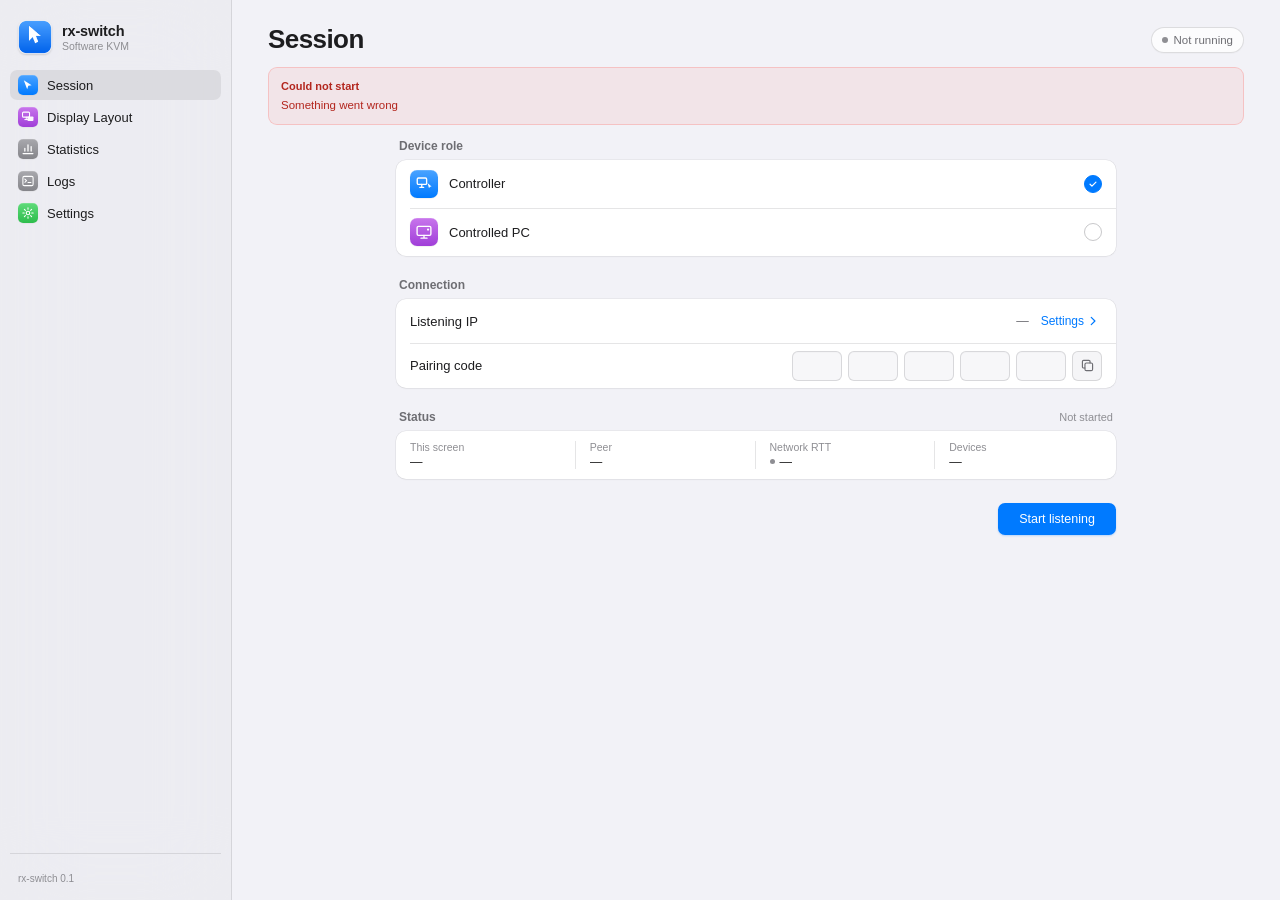
<file: ui/index.html>
<!doctype html>
<html lang="en">
<head>
  <meta charset="utf-8" />
  <meta name="viewport" content="width=device-width, initial-scale=1" />
  <title>rx-switch</title>
  <link rel="stylesheet" href="app.css" />
</head>
<body>
  <div class="app">
    <aside class="sidebar">
      <div class="sidebar-brand">
        <img class="app-icon" src="app-icon.png" alt="" />
        <div class="brand-copy">
          <strong>rx-switch</strong>
          <span data-i18n="app.taglineShort">Software KVM</span>
        </div>
      </div>

      <nav class="sidebar-nav" aria-label="Main navigation" data-i18n-aria-label="nav.label">
        <button class="nav-item active" type="button" data-page-target="session">
          <span class="nav-icon nav-blue" aria-hidden="true">
            <svg viewBox="0 0 20 20" fill="none"><path d="M4 3.2l11.2 7.1-4.8.9-1.6 4.8L4 3.2z" fill="currentColor"/></svg>
          </span>
          <span data-i18n="nav.session">Session</span>
        </button>
        <button class="nav-item" type="button" data-page-target="layout">
          <span class="nav-icon nav-purple" aria-hidden="true">
            <svg viewBox="0 0 20 20" fill="none"><rect x="2.2" y="3" width="10" height="7.2" rx="1.4" stroke="currentColor" stroke-width="1.5"/><rect x="9.2" y="9.2" width="8.6" height="6.4" rx="1.3" fill="currentColor" opacity=".95"/><path d="M5.5 13.7h4M7.5 10.2v3.5" stroke="currentColor" stroke-width="1.4" stroke-linecap="round"/></svg>
          </span>
          <span data-i18n="nav.layout">Display Layout</span>
        </button>
        <button class="nav-item" type="button" data-page-target="stats">
          <span class="nav-icon nav-gray" aria-hidden="true">
            <svg viewBox="0 0 20 20" fill="none"><path d="M3 16.5h14M5.5 13V9M10 13V4M14.5 13V6.5" stroke="currentColor" stroke-width="1.8" stroke-linecap="round"/></svg>
          </span>
          <span data-i18n="nav.stats">Statistics</span>
        </button>
        <button class="nav-item" type="button" data-page-target="logs">
          <span class="nav-icon nav-gray" aria-hidden="true">
            <svg viewBox="0 0 20 20" fill="none"><rect x="2.7" y="3.4" width="14.6" height="13.2" rx="2" stroke="currentColor" stroke-width="1.5"/><path d="M5.5 7.2l2.4 2.3-2.4 2.3M10 12h4.2" stroke="currentColor" stroke-width="1.5" stroke-linecap="round" stroke-linejoin="round"/></svg>
          </span>
          <span data-i18n="nav.logs">Logs</span>
        </button>
        <button class="nav-item" type="button" data-page-target="settings">
          <span class="nav-icon nav-green" aria-hidden="true">
            <svg viewBox="0 0 20 20" fill="none"><circle cx="10" cy="10" r="2.5" stroke="currentColor" stroke-width="1.6"/><path d="M10 2.6v2.1M10 15.3v2.1M2.6 10h2.1M15.3 10h2.1M4.8 4.8l1.5 1.5M13.7 13.7l1.5 1.5M15.2 4.8l-1.5 1.5M6.3 13.7l-1.5 1.5" stroke="currentColor" stroke-width="1.5" stroke-linecap="round"/></svg>
          </span>
          <span data-i18n="nav.settings">Settings</span>
        </button>
      </nav>

      <div class="sidebar-footer">
        <div class="sidebar-version">rx-switch 0.1</div>
      </div>
    </aside>

    <main class="content">
      <header class="content-header">
        <div class="title-block">
          <h1 id="pageTitle" data-i18n="page.session.title">Session</h1>
        </div>
        <div class="header-actions">
          <div id="statusPill" class="status-pill status-idle" role="status" aria-live="polite">
            <span class="dot"></span>
            <span id="statusText" data-i18n="status.notRunning">Not running</span>
          </div>
          <button id="stopBtn" class="button secondary small" type="button" data-i18n="common.stop" hidden>Stop</button>
        </div>
      </header>

      <div id="errorBanner" class="error-banner" hidden>
        <strong data-i18n="error.title">Could not start</strong>
        <span id="errorText"></span>
      </div>

      <div id="permissionCard" class="permission-card" hidden>
        <div>
          <strong data-i18n="permission.title">macOS permissions required</strong>
          <p data-i18n="permission.text">Allow rx-switch in Accessibility. Permission status updates automatically.</p>
        </div>
        <div class="permission-actions">
          <button id="permissionBtn" type="button" class="button secondary small" data-i18n="permission.open">Open System Settings</button>
        </div>
      </div>

      <div class="page-scroll">
        <section class="page active" data-page="session">

          <form id="configForm" autocomplete="off">
            <div class="group">
              <div class="group-header"><h2 data-i18n="roles.group">Device role</h2></div>
              <div class="group-card">
                <button class="role-option choice-row active" type="button" data-role="controller" role="radio" aria-checked="true">
                  <span class="choice-icon blue" aria-hidden="true">
                    <svg viewBox="0 0 24 24" fill="none"><rect x="3" y="4" width="12.5" height="8.5" rx="1.6" stroke="currentColor" stroke-width="1.8"/><path d="M6.5 16.5h5M9 12.5v4" stroke="currentColor" stroke-width="1.8" stroke-linecap="round"/><path d="M16.7 10.8l2 7 1.2-2.1 2.2-.4-5.4-4.5z" fill="currentColor"/></svg>
                  </span>
                  <span class="choice-copy">
                    <strong data-i18n="role.controller">Controller</strong>
                  </span>
                  <span class="choice-check" aria-hidden="true">
                    <svg viewBox="0 0 16 16" fill="none"><path d="M3.3 8.4l3 3 6.4-6.5" stroke="currentColor" stroke-width="1.9" stroke-linecap="round" stroke-linejoin="round"/></svg>
                  </span>
                </button>
                <div class="separator"></div>
                <button class="role-option choice-row" type="button" data-role="agent" role="radio" aria-checked="false">
                  <span class="choice-icon purple" aria-hidden="true">
                    <svg viewBox="0 0 24 24" fill="none"><rect x="2.8" y="4.5" width="18.4" height="12" rx="1.9" stroke="currentColor" stroke-width="1.8"/><path d="M8 20.2h8M12 16.5v3.7" stroke="currentColor" stroke-width="1.8" stroke-linecap="round"/><circle cx="17.4" cy="8.7" r="1.5" fill="currentColor"/></svg>
                  </span>
                  <span class="choice-copy">
                    <strong data-i18n="role.agent">Controlled PC</strong>
                  </span>
                  <span class="choice-check" aria-hidden="true">
                    <svg viewBox="0 0 16 16" fill="none"><path d="M3.3 8.4l3 3 6.4-6.5" stroke="currentColor" stroke-width="1.9" stroke-linecap="round" stroke-linejoin="round"/></svg>
                  </span>
                </button>
              </div>
            </div>

            <div class="group">
              <div class="group-header"><h2 data-i18n="connection.group">Connection</h2></div>
              <div class="group-card">
                <div id="controllerFields" hidden>
                  <div class="setting-row">
                    <span data-i18n="connection.localIp">Listening IP</span>
                    <span class="row-value">
                      <span class="value" id="selectedIp">—</span>
                      <button id="openNetworkSettings" type="button" class="link-button">
                        <span data-i18n="connection.settings">Settings</span>
                        <svg viewBox="0 0 16 16" fill="none" aria-hidden="true"><path d="M6 3.8L10.2 8 6 12.2" stroke="currentColor" stroke-width="1.4" stroke-linecap="round" stroke-linejoin="round"/></svg>
                      </button>
                    </span>
                  </div>
                  <div class="separator"></div>
                </div>

                <div class="setting-row passcode-row">
                  <label for="passcode" data-i18n="connection.passcode">Pairing code</label>
                  <div class="input-with-actions">
                    <div id="pairingCells" class="code-cells" role="group" data-i18n-aria-label="connection.passcode">
                      <input class="code-cell" type="text" maxlength="4" inputmode="text" autocomplete="off" autocapitalize="characters" spellcheck="false" aria-label="1" />
                      <input class="code-cell" type="text" maxlength="4" inputmode="text" autocomplete="off" autocapitalize="characters" spellcheck="false" aria-label="2" />
                      <input class="code-cell" type="text" maxlength="4" inputmode="text" autocomplete="off" autocapitalize="characters" spellcheck="false" aria-label="3" />
                      <input class="code-cell" type="text" maxlength="4" inputmode="text" autocomplete="off" autocapitalize="characters" spellcheck="false" aria-label="4" />
                      <input class="code-cell" type="text" maxlength="4" inputmode="text" autocomplete="off" autocapitalize="characters" spellcheck="false" aria-label="5" />
                    </div>
                    <button id="copyPasscode" type="button" class="icon-button" data-i18n-title="common.copyPasscode" data-i18n-aria-label="common.copyPasscode" title="Copy pairing code" aria-label="Copy pairing code">
                      <svg viewBox="0 0 20 20" fill="none"><rect x="7" y="7" width="9" height="9" rx="1.7" stroke="currentColor" stroke-width="1.35"/><path d="M13 7V5.4A1.4 1.4 0 0011.6 4H5.4A1.4 1.4 0 004 5.4v6.2A1.4 1.4 0 005.4 13H7" stroke="currentColor" stroke-width="1.35" stroke-linecap="round"/></svg>
                    </button>
                  </div>
                </div>
              </div>
            </div>

            <div class="group">
              <div class="group-header"><h2 data-i18n="status.group">Status</h2><span id="sessionState" data-i18n="status.notStarted">Not started</span></div>
              <div class="group-card">
                <div class="status-metrics">
                  <div class="status-metric">
                    <span data-i18n="status.localScreen">This screen</span>
                    <strong id="localScreenText">—</strong>
                  </div>
                  <div class="status-metric">
                    <span data-i18n="status.peer">Peer</span>
                    <strong id="peerText">—</strong>
                  </div>
                  <div class="status-metric">
                    <span data-i18n="status.rtt">Network RTT</span>
                    <strong><i class="latency-dot" id="latencyDot"></i><span id="latencyValue">—</span></strong>
                  </div>
                  <div class="status-metric">
                    <span data-i18n="status.devices">Devices</span>
                    <strong id="deviceCount">—</strong>
                  </div>
                </div>
              </div>
            </div>

            <div class="session-actions">
              <button id="startBtn" type="submit" class="button primary">
                <span class="button-spinner" aria-hidden="true"></span>
                <span id="startLabel" data-i18n="button.startControl">Start controlling</span>
              </button>
            </div>
          </form>
        </section>

        <section class="page" data-page="layout" hidden>

          <div id="layoutStage" class="layout-stage">
            <div class="stage-canvas" aria-hidden="true"></div>
            <div id="layoutWorld" class="layout-world"></div>
            <div id="layoutEmpty" class="layout-empty" data-i18n="layout.empty">
              Start listening and let agents connect to arrange their screens.
            </div>
          </div>
          <p class="layout-hint" data-i18n="layout.dragHint">
            Drag to arrange. Touching edges allow direct traversal.
          </p>
        </section>

        <section class="page" data-page="settings" hidden>
          <div class="group">
            <div class="group-header"><h2 data-i18n="settings.appearanceGroup">Appearance</h2></div>
            <div class="group-card">
              <div class="setting-row">
                <label for="languageSelect" data-i18n="settings.language">Interface language</label>
                <select id="languageSelect" hidden data-i18n-aria-label="settings.language" aria-label="Interface language">
                  <option value="zh" data-i18n="language.zh">Chinese</option>
                  <option value="en" data-i18n="language.en">English</option>
                </select>
              </div>
            </div>
          </div>

          <div class="group" id="keyboardGroup">
            <div class="group-header"><h2 data-i18n="settings.inputGroup">Keyboard &amp; shortcuts</h2></div>
            <div class="group-card">
              <div class="setting-row">
                <label for="adaptModifiers" data-i18n="settings.adaptModifiers">Auto-map Cmd / Ctrl</label>
                <input id="adaptModifiers" class="toggle-input" type="checkbox" />
              </div>
              <div class="separator"></div>
              <div class="setting-row">
                <span data-i18n="settings.releaseShortcut">Release control</span>
                <span class="value" data-i18n="settings.releaseShortcutValue">Ctrl + Alt + Backspace</span>
              </div>
            </div>
          </div>

          <div class="group" id="networkGroup">
            <div class="group-header"><h2 data-i18n="settings.networkGroup">Network</h2></div>
            <div class="group-card">
              <div class="setting-row">
                <label for="interfaceSelect" data-i18n="settings.interface">Network interface</label>
                <select id="interfaceSelect" hidden></select>
              </div>
            </div>
          </div>
        </section>

        <section class="page" data-page="logs" hidden>
          <div class="group">
            <div class="group-header"><h2 data-i18n="logs.group">Logs</h2><span id="logCount"></span></div>
            <div class="group-card">
              <div class="setting-row">
                <label for="logLevel" data-i18n="logs.level">Log level</label>
                <select id="logLevel" hidden data-i18n-aria-label="logs.level" aria-label="Log level">
                  <option value="error">Error</option>
                  <option value="warn">Warn</option>
                  <option value="info">Info</option>
                  <option value="debug">Debug</option>
                  <option value="trace">Trace</option>
                  <option value="off">Off</option>
                </select>
              </div>
              <div class="separator"></div>
              <div class="log-actions">
                <button id="copyLogs" type="button" class="button secondary small" data-i18n="logs.copy">Copy logs</button>
                <button id="clearLogs" type="button" class="button secondary small" data-i18n="logs.clear">Clear</button>
              </div>
              <pre id="logPanel" class="log-panel" aria-live="polite"></pre>
            </div>
          </div>
        </section>
        <section class="page" data-page="stats" hidden>
          <div class="group">
            <div class="group-header"><h2 data-i18n="stats.sessionGroup">Session</h2></div>
            <div class="group-card">
              <div class="setting-row">
                <span data-i18n="stats.role">Role</span>
                <span class="value" id="statsRole">—</span>
              </div>
              <div class="separator"></div>
              <div class="setting-row">
                <span data-i18n="stats.state">State</span>
                <span class="value" id="statsState">—</span>
              </div>
              <div class="separator"></div>
              <div class="setting-row">
                <span data-i18n="stats.duration">Duration</span>
                <span class="value" id="statsDuration">—</span>
              </div>
              <div class="separator"></div>
              <div class="setting-row">
                <span data-i18n="stats.peer">Peer</span>
                <span class="value" id="statsPeer">—</span>
              </div>
              <div class="separator"></div>
              <div class="setting-row">
                <span data-i18n="stats.devices">Devices</span>
                <span class="value" id="statsDeviceCount">—</span>
              </div>
              <div class="separator"></div>
              <div class="setting-row">
                <span data-i18n="stats.peerPlatform">Peer system</span>
                <span class="value" id="statsPeerPlatform">—</span>
              </div>
              <div class="separator"></div>
              <div class="setting-row">
                <span data-i18n="stats.linkState">Link</span>
                <span class="value" id="statsLinkState">—</span>
              </div>
            </div>
          </div>

          <div class="group">
            <div class="group-header"><h2 data-i18n="stats.linkGroup">Link</h2></div>
            <div class="group-card">
              <div class="setting-row">
                <span data-i18n="stats.rtt">Round-trip time</span>
                <span class="value" id="statsRtt">—</span>
              </div>
              <div class="separator"></div>
              <div class="setting-row">
                <span data-i18n="stats.jitter">Jitter</span>
                <span class="value" id="statsJitter">—</span>
              </div>
              <div class="separator"></div>
              <div class="setting-row">
                <span data-i18n="stats.loss">Packet loss</span>
                <span class="value" id="statsLoss">—</span>
              </div>
              <div class="separator"></div>
              <div class="setting-row">
                <span data-i18n="stats.inputRate">Input interval</span>
                <span class="value" id="statsRate">—</span>
              </div>
              <div class="separator"></div>
              <div class="setting-row">
                <span data-i18n="stats.localScreen">This screen</span>
                <span class="value" id="statsLocalScreen">—</span>
              </div>
              <div class="separator"></div>
              <div class="setting-row">
                <span data-i18n="stats.remoteScreen">Active screen</span>
                <span class="value" id="statsRemoteScreen">—</span>
              </div>
            </div>
          </div>

          <div class="group">
            <div class="group-header"><h2 data-i18n="stats.trafficGroup">Session traffic</h2></div>
            <div class="group-card">
              <div class="setting-row">
                <span data-i18n="stats.packetsSent">Packets sent</span>
                <span class="value" id="statsPacketsSent">—</span>
              </div>
              <div class="separator"></div>
              <div class="setting-row">
                <span data-i18n="stats.packetsReceived">Packets received</span>
                <span class="value" id="statsPacketsReceived">—</span>
              </div>
              <div class="separator"></div>
              <div class="setting-row">
                <span data-i18n="stats.bytesSent">Data sent</span>
                <span class="value" id="statsBytesSent">—</span>
              </div>
              <div class="separator"></div>
              <div class="setting-row">
                <span data-i18n="stats.bytesReceived">Data received</span>
                <span class="value" id="statsBytesReceived">—</span>
              </div>
            </div>
          </div>
        </section>
      </div>
    </main>
  </div>

  <div id="toast" class="toast" role="status" aria-live="polite"></div>
  <script src="i18n.js"></script>
  <script src="select.js"></script>
  <script src="app.js"></script>
</body>
</html>
</file>
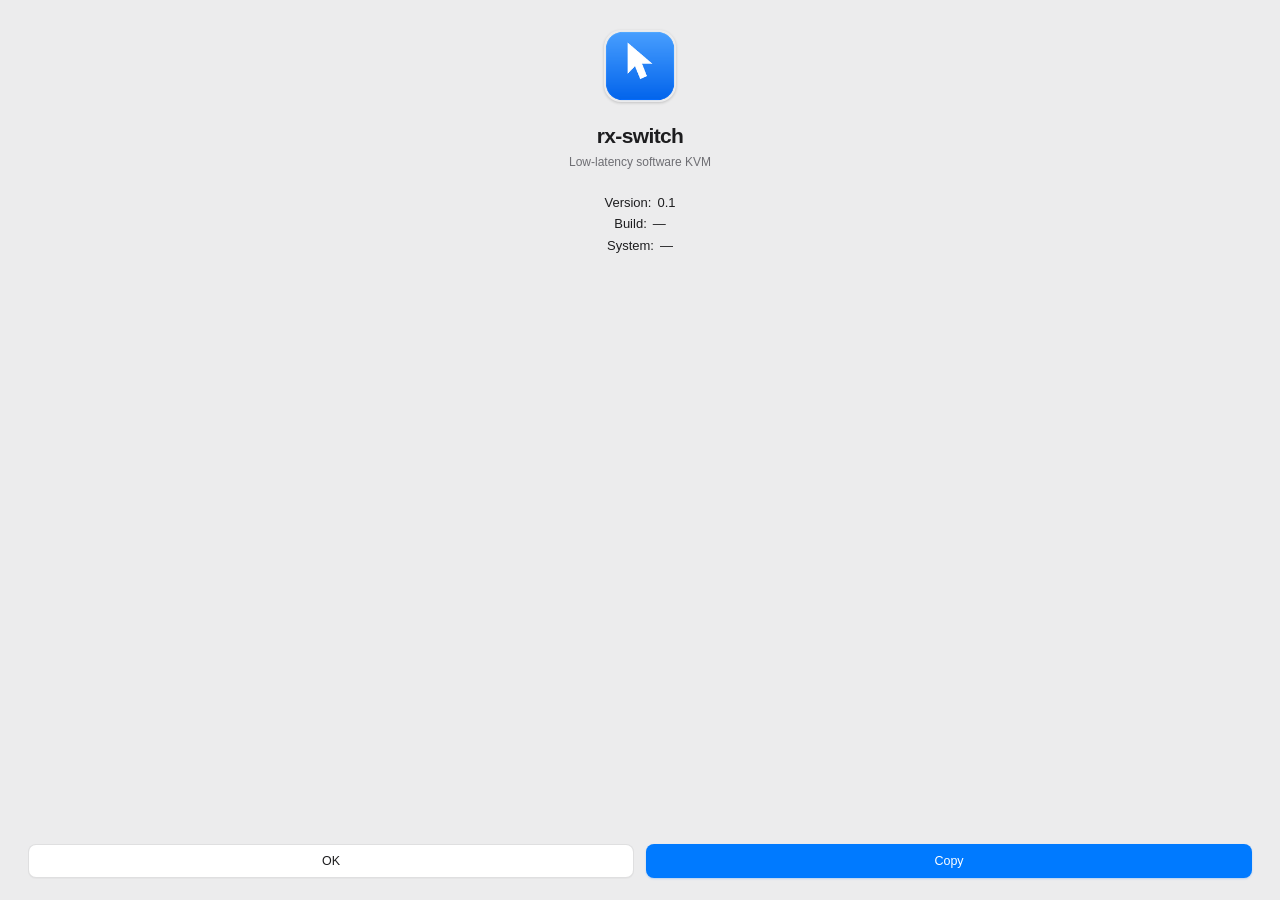
<file: ui/about.html>
<!doctype html>
<html lang="en">
<head>
  <meta charset="utf-8" />
  <meta name="viewport" content="width=device-width, initial-scale=1" />
  <title>rx-switch</title>
  <link rel="stylesheet" href="app.css" />
  <link rel="stylesheet" href="about.css" />
</head>
<body class="about-window">
  <main class="about-panel">
    <img class="about-app-icon" src="app-icon.png" alt="" />
    <h1>rx-switch</h1>
    <p class="about-description" data-i18n="about.tagline">Low-latency software KVM</p>
    <dl class="about-details">
      <div><dt data-i18n="about.versionLabel">Version</dt><dd>0.1</dd></div>
      <div><dt data-i18n="about.build">Build</dt><dd id="buildValue">—</dd></div>
      <div><dt data-i18n="about.system">System</dt><dd id="systemValue">—</dd></div>
    </dl>
    <p id="copyStatus" class="about-copy-status" role="status" aria-live="polite"></p>
    <div class="about-actions">
      <button id="closeAbout" type="button" class="button secondary" data-i18n="about.close">OK</button>
      <button id="copyAbout" type="button" class="button primary" data-i18n="about.copy">Copy</button>
    </div>
  </main>
  <script src="i18n.js"></script>
  <script src="about.js"></script>
</body>
</html>
</file>
<file: ui/app.css>
:root {
  color-scheme: light;
  --bg: #f2f2f7;
  --sidebar-bg: rgba(236, 236, 240, 0.86);
  --card: #ffffff;
  --text: #1d1d1f;
  --text-secondary: #6e6e73;
  --text-tertiary: #8e8e93;
  --separator: rgba(60, 60, 67, 0.13);
  --border: rgba(60, 60, 67, 0.16);
  --accent: #007aff;
  --accent-hover: #0071e3;
  --green: #34c759;
  --orange: #ff9f0a;
  --red: #ff3b30;
  --purple: #af52de;
  --font: -apple-system, BlinkMacSystemFont, "SF Pro Text", "SF Pro Display",
    "Segoe UI Variable", "Segoe UI", "Helvetica Neue", sans-serif;
}

* {
  box-sizing: border-box;
}

html,
body {
  height: 100%;
}

body {
  margin: 0;
  overflow: hidden;
  background: var(--bg);
  color: var(--text);
  font-family: var(--font);
  font-size: 13px;
  -webkit-font-smoothing: antialiased;
  user-select: none;
}

button,
input {
  font: inherit;
}

button {
  color: inherit;
}

input {
  user-select: text;
}

[hidden] {
  display: none !important;
}

::selection {
  background: rgba(0, 122, 255, 0.22);
}

.app {
  display: flex;
  height: 100vh;
  min-height: 0;
}

/* Sidebar ------------------------------------------------------------------ */

.sidebar {
  width: 232px;
  flex: 0 0 232px;
  display: flex;
  flex-direction: column;
  padding: 16px 10px 14px;
  background: var(--sidebar-bg);
  border-right: 0.5px solid var(--separator);
  backdrop-filter: blur(40px) saturate(180%);
  -webkit-backdrop-filter: blur(40px) saturate(180%);
}

.sidebar-brand {
  display: flex;
  align-items: center;
  gap: 10px;
  padding: 4px 8px 16px;
}

.app-icon {
  width: 34px;
  height: 34px;
  border-radius: 8px;
  flex: 0 0 auto;
  box-shadow: 0 1px 2px rgba(0, 0, 0, 0.14), inset 0 0.5px 0 rgba(255, 255, 255, 0.25);
}

.brand-copy {
  min-width: 0;
}

.brand-copy strong {
  display: block;
  font-size: 14.5px;
  font-weight: 600;
  letter-spacing: -0.01em;
}

.brand-copy span {
  display: block;
  margin-top: 1px;
  color: var(--text-tertiary);
  font-size: 10.5px;
}

.sidebar-nav {
  display: flex;
  flex-direction: column;
  gap: 2px;
}

.nav-item {
  width: 100%;
  height: 30px;
  display: flex;
  align-items: center;
  gap: 9px;
  padding: 0 8px;
  border: 0;
  border-radius: 7px;
  background: transparent;
  color: var(--text);
  font-size: 13px;
  text-align: left;
  cursor: pointer;
  transition: background 100ms ease;
}

.nav-item:hover {
  background: rgba(0, 0, 0, 0.045);
}

.nav-item.active {
  background: rgba(0, 0, 0, 0.075);
  font-weight: 500;
}

.nav-item:focus-visible {
  outline: 3px solid rgba(0, 122, 255, 0.3);
  outline-offset: -1px;
}

.nav-icon {
  width: 20px;
  height: 20px;
  flex: 0 0 auto;
  display: grid;
  place-items: center;
  border-radius: 5px;
  color: #fff;
  box-shadow: inset 0 0.5px 0 rgba(255, 255, 255, 0.3), 0 0.5px 1px rgba(0, 0, 0, 0.08);
}

.nav-icon svg {
  width: 14px;
  height: 14px;
}

.nav-blue {
  background: linear-gradient(180deg, #4aa3ff, #007aff);
}

.nav-purple {
  background: linear-gradient(180deg, #c875ec, #a03ed8);
}

.nav-green {
  background: linear-gradient(180deg, #5fdb7a, #2dbd4c);
}

.nav-gray {
  background: linear-gradient(180deg, #a8a8ad, #85858a);
}

.sidebar-footer {
  margin-top: auto;
  padding: 12px 8px 2px;
  border-top: 0.5px solid var(--separator);
}

.sidebar-note {
  display: flex;
  align-items: center;
  gap: 5px;
  color: var(--text-secondary);
  font-size: 10.5px;
  line-height: 1.35;
}

.sidebar-note svg {
  width: 13px;
  height: 13px;
  flex: 0 0 auto;
}

.sidebar-version {
  margin-top: 7px;
  color: var(--text-tertiary);
  font-size: 10px;
}

/* Main content ------------------------------------------------------------- */

.content {
  flex: 1;
  min-width: 0;
  display: flex;
  flex-direction: column;
  overflow: hidden;
}

.content-header {
  flex: 0 0 auto;
  display: flex;
  align-items: flex-end;
  justify-content: space-between;
  gap: 16px;
  padding: 24px 36px 12px;
}

.title-block h1 {
  margin: 0;
  font-size: 26px;
  font-weight: 600;
  letter-spacing: -0.022em;
}

.title-block p {
  margin: 4px 0 0;
  color: var(--text-secondary);
  font-size: 12px;
}

.header-actions {
  display: flex;
  align-items: center;
  gap: 8px;
  padding-bottom: 2px;
}

.status-pill {
  display: inline-flex;
  align-items: center;
  gap: 6px;
  height: 26px;
  padding: 0 10px;
  border: 0.5px solid var(--border);
  border-radius: 999px;
  background: rgba(255, 255, 255, 0.72);
  color: var(--text-secondary);
  font-size: 11.5px;
  white-space: nowrap;
  box-shadow: 0 1px 1px rgba(0, 0, 0, 0.025);
}

.status-pill .dot {
  width: 6px;
  height: 6px;
  border-radius: 50%;
  background: var(--text-tertiary);
  transition: background 140ms ease;
}

.status-pill.status-waiting .dot {
  background: var(--orange);
}

.status-pill.status-connected {
  color: #1b7a34;
  border-color: rgba(52, 199, 89, 0.22);
  background: rgba(52, 199, 89, 0.09);
}

.status-pill.status-connected .dot {
  background: var(--green);
}

.status-pill.status-active {
  color: #fff;
  border-color: transparent;
  background: var(--accent);
  box-shadow: 0 1px 2px rgba(0, 122, 255, 0.25);
}

.status-pill.status-active .dot {
  background: #fff;
  animation: pulse 1.6s ease-in-out infinite;
}

.status-pill.status-error {
  color: #b3261e;
  border-color: rgba(255, 59, 48, 0.2);
  background: rgba(255, 59, 48, 0.07);
}

.status-pill.status-error .dot {
  background: var(--red);
}

@keyframes pulse {
  0%, 100% { opacity: 1; }
  50% { opacity: 0.45; }
}

.error-banner,
.permission-card {
  flex: 0 0 auto;
  margin: 0 36px 10px;
  padding: 10px 12px;
  border-radius: 9px;
  display: flex;
  align-items: center;
  gap: 14px;
  font-size: 11.5px;
  line-height: 1.5;
}

.error-banner {
  flex-direction: column;
  align-items: flex-start;
  gap: 2px;
  color: #b3261e;
  background: rgba(255, 59, 48, 0.07);
  border: 0.5px solid rgba(255, 59, 48, 0.2);
}

.error-banner strong {
  font-size: 11px;
}

.permission-card {
  justify-content: space-between;
  color: #7a4b00;
  background: #fff8e6;
  border: 0.5px solid rgba(255, 159, 10, 0.26);
}

.permission-actions {
  display: flex;
  flex: 0 0 auto;
  gap: 6px;
  flex-wrap: wrap;
  justify-content: flex-end;
}

.permission-card strong {
  color: #6d4200;
  font-size: 11.5px;
}

.permission-card p {
  margin: 2px 0 0;
  color: #8a6a33;
  font-size: 11px;
}

.page-scroll {
  flex: 1;
  min-height: 0;
  overflow-y: auto;
  overflow-x: hidden;
  display: flex;
  flex-direction: column;
  align-items: center;
  padding: 4px 36px 32px;
  scrollbar-width: thin;
  scrollbar-color: rgba(60, 60, 67, 0.22) transparent;
}

.page-scroll::-webkit-scrollbar {
  width: 9px;
}

.page-scroll::-webkit-scrollbar-thumb {
  background: rgba(60, 60, 67, 0.18);
  border-radius: 999px;
  border: 2px solid transparent;
  background-clip: padding-box;
}

.page {
  width: 100%;
  max-width: 720px;
  animation: page-in 140ms ease-out;
}

.page[data-page="layout"] {
  max-width: none;
}

@keyframes page-in {
  from {
    opacity: 0;
    transform: translateY(2px);
  }
  to {
    opacity: 1;
    transform: translateY(0);
  }
}

.page-lede {
  margin: 4px 0 20px;
  color: var(--text-secondary);
  font-size: 12.5px;
  line-height: 1.55;
}

/* Groups and rows ---------------------------------------------------------- */

.group {
  margin-bottom: 22px;
}

.group-header {
  display: flex;
  align-items: baseline;
  justify-content: space-between;
  gap: 12px;
  padding: 0 3px 7px;
}

.group-header h2 {
  margin: 0;
  color: var(--text-secondary);
  font-size: 12px;
  font-weight: 600;
  letter-spacing: 0;
}

.group-header span {
  color: var(--text-tertiary);
  font-size: 11px;
}

.group-card {
  background: var(--card);
  border-radius: 10px;
  overflow: hidden;
  box-shadow:
    0 0 0 0.5px rgba(0, 0, 0, 0.09),
    0 1px 2px rgba(0, 0, 0, 0.035);
}

.setting-row {
  display: flex;
  align-items: center;
  justify-content: space-between;
  gap: 14px;
  min-height: 44px;
  padding: 7px 14px;
  color: var(--text);
  font-size: 13px;
}

.setting-row > label,
.setting-row > .row-label {
  flex: 0 0 auto;
}

.toggle-input {
  width: 16px;
  height: 16px;
  margin: 0;
  accent-color: var(--accent);
  cursor: pointer;
}

.toggle-input:disabled {
  cursor: default;
}

.setting-row .value {
  display: inline-flex;
  align-items: center;
  gap: 5px;
  color: var(--text-secondary);
  font-size: 12.5px;
  text-align: right;
  font-variant-numeric: tabular-nums;
}

.setting-row .row-value {
  display: inline-flex;
  align-items: center;
  gap: 10px;
  min-width: 0;
}

.separator {
  height: 0.5px;
  margin-left: 14px;
  background: var(--separator);
}

.hint-row {
  justify-content: flex-start;
  gap: 7px;
  color: var(--text-secondary);
  font-size: 11.5px;
  line-height: 1.45;
}

.status-metrics {
  display: flex;
  align-items: stretch;
  padding: 10px 14px;
}

.status-metric {
  flex: 1;
  min-width: 0;
  display: flex;
  flex-direction: column;
  gap: 2px;
}

.status-metric + .status-metric {
  margin-left: 12px;
  padding-left: 14px;
  border-left: 0.5px solid var(--separator);
}

.status-metric > span {
  color: var(--text-tertiary);
  font-size: 10.5px;
}

.status-metric strong {
  display: flex;
  align-items: center;
  gap: 5px;
  min-width: 0;
  overflow: hidden;
  color: var(--text);
  font-size: 12.5px;
  font-weight: 500;
  text-overflow: ellipsis;
  white-space: nowrap;
}

.hint-icon {
  width: 15px;
  height: 15px;
  flex: 0 0 auto;
  color: var(--accent);
}

.hint-icon svg {
  width: 15px;
  height: 15px;
}

/* Role choice -------------------------------------------------------------- */

.choice-row {
  width: 100%;
  display: flex;
  align-items: center;
  gap: 11px;
  padding: 10px 14px;
  border: 0;
  background: transparent;
  color: inherit;
  text-align: left;
  cursor: pointer;
  transition: background 100ms ease;
}

.choice-row:hover {
  background: #fafafa;
}

.choice-row:focus-visible {
  outline: 3px solid rgba(0, 122, 255, 0.24);
  outline-offset: -3px;
}

.choice-row:disabled {
  cursor: default;
  opacity: 0.6;
}

.choice-icon {
  width: 28px;
  height: 28px;
  flex: 0 0 auto;
  display: grid;
  place-items: center;
  border-radius: 7px;
  color: #fff;
  box-shadow: inset 0 0.5px 0 rgba(255, 255, 255, 0.3), 0 0.5px 1px rgba(0, 0, 0, 0.1);
}

.choice-icon svg {
  width: 18px;
  height: 18px;
}

.choice-icon.blue {
  background: linear-gradient(180deg, #4aa3ff, #007aff);
}

.choice-icon.purple {
  background: linear-gradient(180deg, #c875ec, #a03ed8);
}

.choice-copy {
  display: flex;
  flex-direction: column;
  gap: 1px;
  min-width: 0;
}

.choice-copy strong {
  font-size: 13px;
  font-weight: 500;
}

.choice-copy small {
  overflow: hidden;
  color: var(--text-secondary);
  font-size: 11.5px;
  text-overflow: ellipsis;
  white-space: nowrap;
}

.choice-check {
  width: 18px;
  height: 18px;
  flex: 0 0 auto;
  margin-left: auto;
  display: grid;
  place-items: center;
  border: 1px solid rgba(60, 60, 67, 0.28);
  border-radius: 50%;
  color: transparent;
  transition: background 120ms ease, border-color 120ms ease, color 120ms ease;
}

.choice-check svg {
  width: 10px;
  height: 10px;
}

.role-option.active .choice-check {
  border-color: var(--accent);
  background: var(--accent);
  color: #fff;
}

/* Inputs and controls ------------------------------------------------------ */

.control-input {
  width: 300px;
  max-width: 56%;
  height: 30px;
  padding: 0 9px;
  border: 1px solid var(--border);
  border-radius: 6px;
  background: #fff;
  color: var(--text);
  font-size: 12.5px;
  outline: none;
  box-shadow: inset 0 1px 1px rgba(0, 0, 0, 0.02);
  transition: border-color 120ms ease, box-shadow 120ms ease;
}

.control-input.narrow {
  width: 96px;
}

.control-input::placeholder {
  color: #b0b0b5;
}

.control-input:focus {
  border-color: rgba(0, 122, 255, 0.65);
  box-shadow: 0 0 0 3px rgba(0, 122, 255, 0.14);
}

.control-input:disabled {
  background: #f5f5f7;
  color: var(--text-tertiary);
}

input[type="number"] {
  -moz-appearance: textfield;
}

input[type="number"]::-webkit-inner-spin-button,
input[type="number"]::-webkit-outer-spin-button {
  -webkit-appearance: none;
  margin: 0;
}

.code-cells {
  display: flex;
  align-items: center;
  gap: 6px;
}

.code-cell {
  width: 50px;
  height: 30px;
  padding: 0;
  border: 1px solid var(--border);
  border-radius: 6px;
  background: #fff;
  color: var(--text);
  font-family: "SF Mono", "Cascadia Code", "Consolas", monospace;
  font-size: 11px;
  letter-spacing: 0.04em;
  text-align: center;
  text-transform: uppercase;
  outline: none;
  box-shadow: inset 0 1px 1px rgba(0, 0, 0, 0.02);
  transition: border-color 120ms ease, box-shadow 120ms ease;
}

.code-cell:focus {
  border-color: rgba(0, 122, 255, 0.65);
  box-shadow: 0 0 0 3px rgba(0, 122, 255, 0.14);
}

.code-cell[readonly] {
  background: #f7f7f9;
}

.app-select {
  width: 300px;
  max-width: 56%;
  min-width: 0;
}

.app-select[data-control="languageSelect"] { width: 156px; }
.app-select[data-control="logLevel"] { width: 120px; }

.select-trigger {
  display: flex;
  align-items: center;
  justify-content: space-between;
  gap: 12px;
  width: 100%;
  min-height: 30px;
  padding: 5px 9px;
  border: 1px solid var(--border);
  border-radius: 7px;
  background: linear-gradient(#fff, #fafafa);
  box-shadow: 0 1px 2px rgba(0, 0, 0, 0.035);
  color: var(--text);
  font-size: 12.5px;
  text-align: left;
  cursor: pointer;
  transition: border-color 120ms, box-shadow 120ms;
}

.select-value { overflow: hidden; white-space: nowrap; text-overflow: ellipsis; }
.select-trigger > svg { width: 16px; height: 16px; flex: none; color: var(--text-secondary); }
.select-trigger:hover:not(:disabled) { border-color: rgba(60, 60, 67, .3); }
.select-trigger:disabled { cursor: default; color: var(--text-tertiary); background: #f5f5f7; box-shadow: none; }
.select-trigger:focus-visible, .select-trigger[aria-expanded="true"] {
  outline: none;
  border-color: rgba(0, 122, 255, .65);
  box-shadow: 0 0 0 3px rgba(0, 122, 255, .12);
}

.select-menu {
  position: fixed;
  z-index: 1000;
  overflow: auto;
  padding: 5px;
  border: 1px solid rgba(0, 0, 0, .1);
  border-radius: 10px;
  background: rgba(255, 255, 255, .97);
  backdrop-filter: blur(24px);
  -webkit-backdrop-filter: blur(24px);
  box-shadow: 0 12px 32px rgba(0, 0, 0, .14), 0 2px 6px rgba(0, 0, 0, .06);
  scrollbar-width: thin;
}

.select-option {
  position: relative;
  min-height: 30px;
  padding: 7px 28px 7px 10px;
  border-radius: 5px;
  overflow: hidden;
  text-overflow: ellipsis;
  white-space: nowrap;
  font-size: 12.5px;
  cursor: pointer;
}
.select-option[aria-selected="true"]::after {
  content: "";
  position: absolute;
  right: 11px;
  top: 10px;
  width: 5px;
  height: 9px;
  border: solid currentColor;
  border-width: 0 1.6px 1.6px 0;
  transform: rotate(45deg);
}
.select-option.is-active { color: #fff; background: var(--accent); }
.select-option[aria-disabled="true"] { color: var(--text-tertiary); cursor: default; }

.input-with-actions {
  display: flex;
  align-items: center;
  gap: 6px;
}

.icon-button {
  width: 30px;
  height: 30px;
  flex: 0 0 auto;
  display: grid;
  place-items: center;
  border: 0.5px solid var(--border);
  border-radius: 6px;
  background: #f5f5f7;
  color: var(--text-secondary);
  cursor: pointer;
  transition: background 100ms ease, color 100ms ease;
}

.icon-button:hover {
  background: #ebebef;
  color: var(--text);
}

.icon-button:focus-visible,
.link-button:focus-visible,
.button:focus-visible {
  outline: 3px solid rgba(0, 122, 255, 0.24);
  outline-offset: 1px;
}

.icon-button svg {
  width: 17px;
  height: 17px;
}

.icon-button:disabled {
  opacity: 0.45;
  cursor: default;
}

.link-button {
  display: inline-flex;
  align-items: center;
  gap: 2px;
  padding: 3px 2px;
  border: 0;
  border-radius: 4px;
  background: transparent;
  color: var(--accent);
  font-size: 12px;
  cursor: pointer;
  white-space: nowrap;
}

.link-button:hover {
  background: rgba(0, 122, 255, 0.07);
}

.link-button:disabled {
  opacity: 0.45;
  cursor: default;
}

.link-button svg {
  width: 14px;
  height: 14px;
}

#generatePasscode {
  padding-left: 4px;
  font-size: 11.5px;
}

/* Buttons ------------------------------------------------------------------ */

.button {
  height: 30px;
  padding: 0 13px;
  border: 1px solid transparent;
  border-radius: 7px;
  font-size: 12.5px;
  font-weight: 500;
  display: inline-flex;
  align-items: center;
  justify-content: center;
  gap: 6px;
  cursor: pointer;
  transition: background 100ms ease, opacity 100ms ease, transform 80ms ease;
}

.button:active {
  transform: translateY(0.5px);
}

.button.primary {
  background: var(--accent);
  color: #fff;
  box-shadow: 0 1px 2px rgba(0, 122, 255, 0.24);
}

.button.primary:hover {
  background: var(--accent-hover);
}

.button.secondary {
  border-color: var(--border);
  background: #fff;
  color: var(--text);
  box-shadow: 0 1px 1px rgba(0, 0, 0, 0.03);
}

.button.secondary:hover {
  background: #f7f7f9;
}

.button.small {
  height: 26px;
  padding: 0 10px;
  font-size: 11.5px;
}

.button:disabled {
  opacity: 0.48;
  cursor: default;
  transform: none;
}

.button-spinner {
  display: none;
  width: 12px;
  height: 12px;
  border: 1.5px solid rgba(255, 255, 255, 0.35);
  border-top-color: #fff;
  border-radius: 50%;
  animation: spin 0.7s linear infinite;
}

.button.primary.loading .button-spinner {
  display: block;
}

@keyframes spin {
  to { transform: rotate(360deg); }
}

.session-actions {
  display: flex;
  justify-content: flex-end;
  padding-top: 2px;
}

.session-actions .button.primary {
  min-width: 118px;
  height: 32px;
}

.latency-dot {
  width: 5px;
  height: 5px;
  border-radius: 50%;
  background: var(--text-tertiary);
}

.latency-dot.good {
  background: var(--green);
}

.latency-dot.warn {
  background: var(--orange);
}

/* Layout preview ----------------------------------------------------------- */

.layout-stage {
  position: relative;
  height: clamp(540px, 65vh, 650px);
  border-radius: 10px;
  border: 0.5px solid var(--separator);
  background: #f7f7f9;
  overflow: hidden;
}

.stage-canvas {
  position: absolute;
  inset: 0;
  background-image: radial-gradient(rgba(60, 60, 67, 0.13) 0.7px, transparent 0.7px);
  background-size: 17px 17px;
  mask-image: radial-gradient(ellipse at 50% 50%, black 30%, transparent 78%);
  -webkit-mask-image: radial-gradient(ellipse at 50% 50%, black 30%, transparent 78%);
}

.screen {
  position: absolute;
  -webkit-user-select: none;
  user-select: none;
  left: 50%;
  top: 50%;
  width: clamp(230px, 28vw, 420px);
  aspect-ratio: 5 / 3;
  border: 1.5px solid #c7c7cc;
  border-radius: 8px;
  background: #ffffff;
  box-shadow:
    0 1px 2px rgba(0, 0, 0, 0.04),
    0 8px 20px rgba(0, 0, 0, 0.05);
  transition:
    transform 260ms cubic-bezier(0.22, 1, 0.36, 1),
    border-color 160ms ease,
    box-shadow 160ms ease;
}

.screen * {
  -webkit-user-select: none;
  user-select: none;
}

.screen-content {
  position: absolute;
  inset: 0;
  padding: 16px 18px;
  display: flex;
  flex-direction: column;
  justify-content: center;
  gap: 3px;
}

.screen-kicker {
  color: var(--text-tertiary);
  font-size: 8.5px;
  font-weight: 600;
  letter-spacing: 0.1em;
}

.screen-content strong {
  font-size: 17px;
  font-weight: 600;
  letter-spacing: -0.015em;
}

.screen-size {
  color: var(--text-secondary);
  font-size: 10.5px;
}

.host-screen {
  transform: translate(calc(-50% - 131px), -50%);
}

.remote-screen {
  border-color: var(--accent);
  box-shadow:
    0 0 0 1px rgba(0, 122, 255, 0.12),
    0 2px 8px rgba(0, 122, 255, 0.08);
  transform: translate(calc(-50% + 131px), -50%);
  cursor: grab;
  touch-action: none;
}

.layout-stage.is-disabled .remote-screen {
  cursor: default;
}

.layout-stage.is-dragging .remote-screen {
  transition: none;
  cursor: grabbing;
  z-index: 4;
}

.remote-screen:focus-visible {
  outline: 2px solid var(--accent);
  outline-offset: 3px;
}

.host-screen .screen-kicker {
  color: var(--text-tertiary);
}

.remote-screen .screen-kicker {
  color: var(--accent);
}

.link-bridge {
  position: absolute;
  z-index: 3;
  left: 50%;
  top: 50%;
  width: 50px;
  height: 2px;
  transform: translate(-50%, -50%);
  background-image: linear-gradient(90deg, var(--accent) 0 4px, transparent 4px 8px);
  background-size: 8px 2px;
  opacity: 0.25;
  transition: opacity 160ms ease;
}

.link-bridge i {
  position: absolute;
  left: 50%;
  top: 50%;
  width: 5px;
  height: 5px;
  border-radius: 50%;
  background: var(--accent);
  transform: translate(-50%, -50%);
}

.layout-stage[data-edge="top"] .link-bridge,
.layout-stage[data-edge="bottom"] .link-bridge {
  transform: translate(-50%, -50%) rotate(90deg);
}

.layout-stage.is-connected .link-bridge {
  opacity: 0.9;
}

.layout-stage.remote-active .remote-screen {
  border-color: var(--green);
  box-shadow:
    0 0 0 1px rgba(52, 199, 89, 0.16),
    0 2px 10px rgba(52, 199, 89, 0.12);
}

.remote-badge {
  position: absolute;
  z-index: 2;
  top: 9px;
  right: 9px;
  padding: 3px 7px;
  border-radius: 999px;
  background: var(--green);
  color: #fff;
  font-size: 9.5px;
  font-weight: 600;
  animation: badge-in 160ms ease-out;
}

@keyframes badge-in {
  from {
    opacity: 0;
    transform: scale(0.9);
  }
  to {
    opacity: 1;
    transform: scale(1);
  }
}

/* Notes ------------------------------------------------------------------- */

.note-row {
  display: block;
  padding: 12px 14px;
  color: var(--text-secondary);
  font-size: 12px;
  line-height: 1.55;
}

/* Toast -------------------------------------------------------------------- */

.toast {
  position: fixed;
  z-index: 100;
  left: 50%;
  bottom: 22px;
  transform: translate(-50%, 8px);
  padding: 7px 13px;
  border-radius: 8px;
  background: rgba(29, 29, 31, 0.9);
  color: #fff;
  font-size: 11.5px;
  font-weight: 500;
  box-shadow: 0 8px 24px rgba(0, 0, 0, 0.22);
  opacity: 0;
  pointer-events: none;
  transition: opacity 140ms ease, transform 160ms ease;
}

.toast.show {
  opacity: 1;
  transform: translate(-50%, 0);
}

/* Responsive --------------------------------------------------------------- */

@media (max-width: 960px) {
  .sidebar {
    width: 208px;
    flex-basis: 208px;
  }

  .content-header {
    padding: 20px 24px 10px;
  }

  .page-scroll {
    padding: 4px 24px 28px;
  }

  .error-banner,
  .permission-card {
    margin-left: 24px;
    margin-right: 24px;
  }

}

@media (max-width: 820px) {
  .sidebar {
    width: 188px;
    flex-basis: 188px;
  }

  .setting-row {
    flex-wrap: wrap;
  }

  .control-input {
    max-width: 100%;
  }

  .passcode-row {
    align-items: flex-start;
  }
}

@media (prefers-reduced-motion: reduce) {
  *,
  *::before,
  *::after {
    animation-duration: 0.01ms !important;
    animation-iteration-count: 1 !important;
    transition-duration: 0.01ms !important;
  }
}

/* Multi-device world layout ------------------------------------------------ */

.layout-world {
  position: absolute;
  left: 0;
  top: 0;
  transform-origin: 0 0;
  will-change: transform;
}

.layout-world .screen {
  left: 0;
  top: 0;
  width: auto;
  aspect-ratio: auto;
  transform: none;
  transition:
    border-color 160ms ease,
    box-shadow 160ms ease,
    opacity 160ms ease;
}

.layout-world .host-screen {
  border-color: #c7c7cc;
  box-shadow:
    0 1px 2px rgba(0, 0, 0, 0.04),
    0 8px 20px rgba(0, 0, 0, 0.05);
}

.device-screen {
  cursor: grab;
  touch-action: none;
}

.layout-stage.is-disabled .device-screen {
  cursor: default;
}

.device-screen.is-offline {
  opacity: 0.42;
  border-style: dashed;
}

.device-screen.is-active {
  border-color: var(--green);
  box-shadow:
    0 0 0 1px rgba(52, 199, 89, 0.18),
    0 2px 12px rgba(52, 199, 89, 0.14);
}

.device-screen.is-dragging {
  cursor: grabbing;
  z-index: 5;
  transition: none;
}

.device-screen:focus-visible {
  outline: 2px solid var(--accent);
  outline-offset: 3px;
}

.device-badge {
  position: absolute;
  z-index: 2;
  top: 9px;
  right: 9px;
  padding: 3px 7px;
  border-radius: 999px;
  background: rgba(120, 120, 128, 0.12);
  color: var(--text-secondary);
  font-size: 9.5px;
  font-weight: 600;
  white-space: nowrap;
}

.device-screen.is-active .device-badge {
  background: var(--green);
  color: #fff;
}

.device-screen.is-offline .device-badge {
  background: transparent;
  color: var(--text-tertiary);
}

.layout-empty {
  position: absolute;
  left: 50%;
  top: 50%;
  max-width: 320px;
  transform: translate(-50%, -50%);
  padding: 14px 18px;
  border-radius: 10px;
  background: rgba(255, 255, 255, 0.82);
  color: var(--text-secondary);
  font-size: 12px;
  line-height: 1.5;
  text-align: center;
  pointer-events: none;
}

.layout-empty[hidden] {
  display: none;
}

.layout-hint {
  margin: 10px 2px 0;
  color: var(--text-secondary);
  font-size: 11px;
  line-height: 1.5;
}

/* Logs -------------------------------------------------------------------- */

.log-actions {
  display: flex;
  gap: 8px;
  padding: 12px 0 4px;
}

.log-panel {
  margin: 8px 0 0;
  padding: 12px;
  max-height: 52vh;
  overflow: auto;
  border-radius: 8px;
  background: #1e1e22;
  color: #e8e8ed;
  font-family: "SF Mono", "Cascadia Mono", Menlo, monospace;
  font-size: 10.5px;
  line-height: 1.5;
  white-space: pre-wrap;
  word-break: break-word;
  user-select: text;
}
</file>
<file: ui/about.css>
.about-window {
  background: #ececed;
  overflow: auto;
}

.about-panel {
  min-height: 100vh;
  display: flex;
  flex-direction: column;
  align-items: center;
  padding: 30px 28px 22px;
  text-align: center;
}

.about-app-icon {
  width: 72px;
  height: 72px;
  border-radius: 17px;
  box-shadow: 0 1px 3px rgba(0, 0, 0, .18);
}

.about-panel h1 { margin: 22px 0 7px; font-size: 21px; font-weight: 650; letter-spacing: -.03em; }
.about-description { margin: 0; font-size: 12px; color: var(--text-secondary); }
.about-details { width: 100%; margin: 23px 0 0; font-size: 13px; line-height: 1.65; }
.about-details > div { display: flex; justify-content: center; flex-wrap: wrap; gap: 0 6px; }
.about-details dt::after { content: ":"; }
.about-details dd { margin: 0; max-width: 100%; overflow-wrap: anywhere; user-select: text; }
.about-copy-status { min-height: 17px; margin: 12px 0 8px; color: var(--text-secondary); font-size: 11px; }
.about-actions { display: flex; gap: 12px; width: 100%; margin-top: auto; }
.about-actions .button { flex: 1; min-height: 34px; border-radius: 8px; }
</file>
